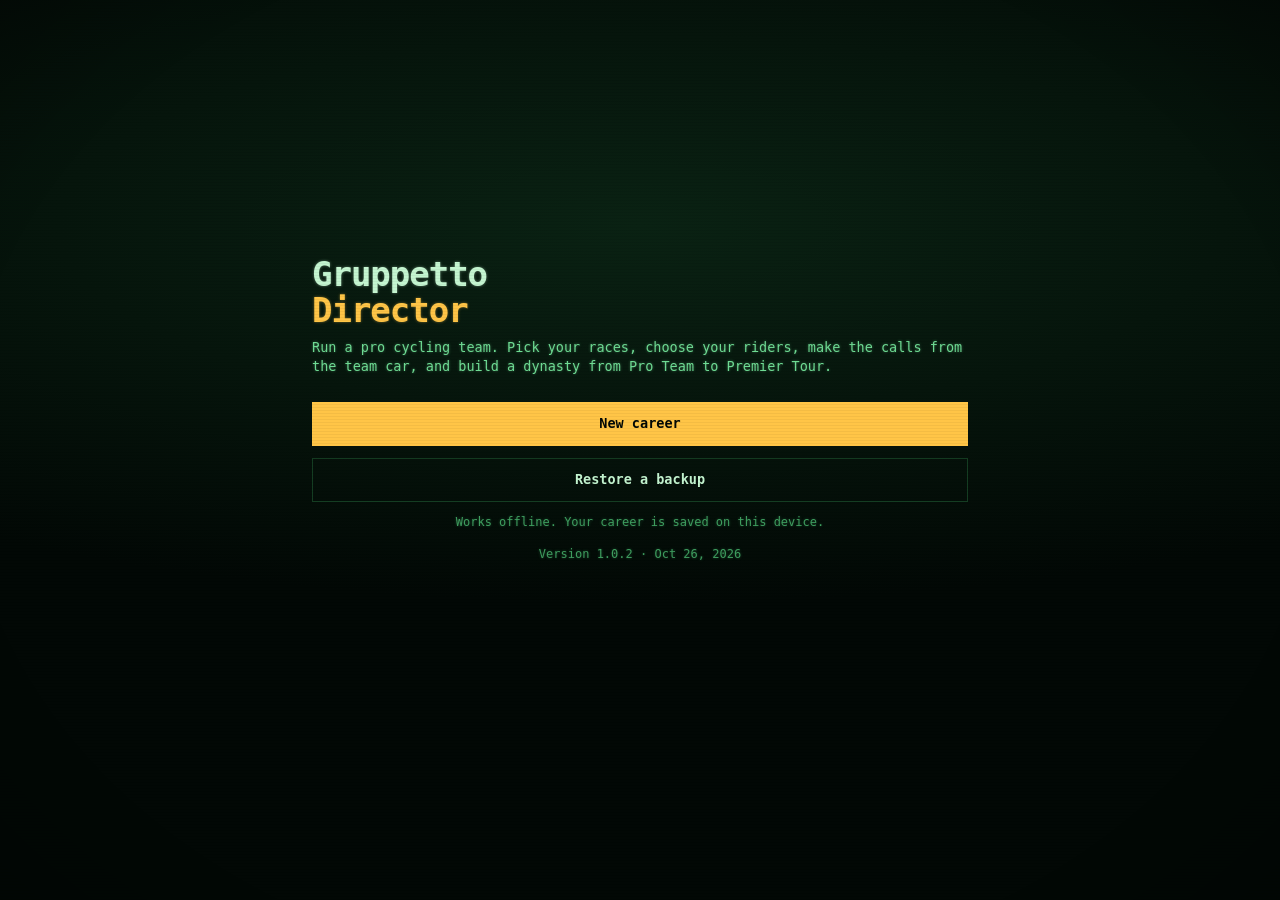
<file: index.html>
<!doctype html>
<html lang="en">
  <head>
    <meta charset="utf-8" />
    <meta name="viewport" content="width=device-width, initial-scale=1, maximum-scale=1, viewport-fit=cover" />
    <title>Gruppetto Director</title>
    <meta name="theme-color" media="(prefers-color-scheme: light)" content="#020805" />
    <meta name="theme-color" media="(prefers-color-scheme: dark)" content="#020805" />
    <meta name="apple-mobile-web-app-capable" content="yes" />
    <meta name="mobile-web-app-capable" content="yes" />
    <meta name="apple-mobile-web-app-status-bar-style" content="default" />
    <meta name="apple-mobile-web-app-title" content="Gruppetto" />
    <link rel="apple-touch-icon" href="apple-touch-icon.png" />
    <link rel="icon" type="image/png" href="favicon.png" />
    <link rel="manifest" href="manifest.webmanifest" />
    <link rel="stylesheet" href="app.css?v=acd94726f4" />
  </head>
  <body>
    <div id="app"></div>
    <script type="module" src="app.js?v=acd94726f4"></script>
  </body>
</html>
</file>
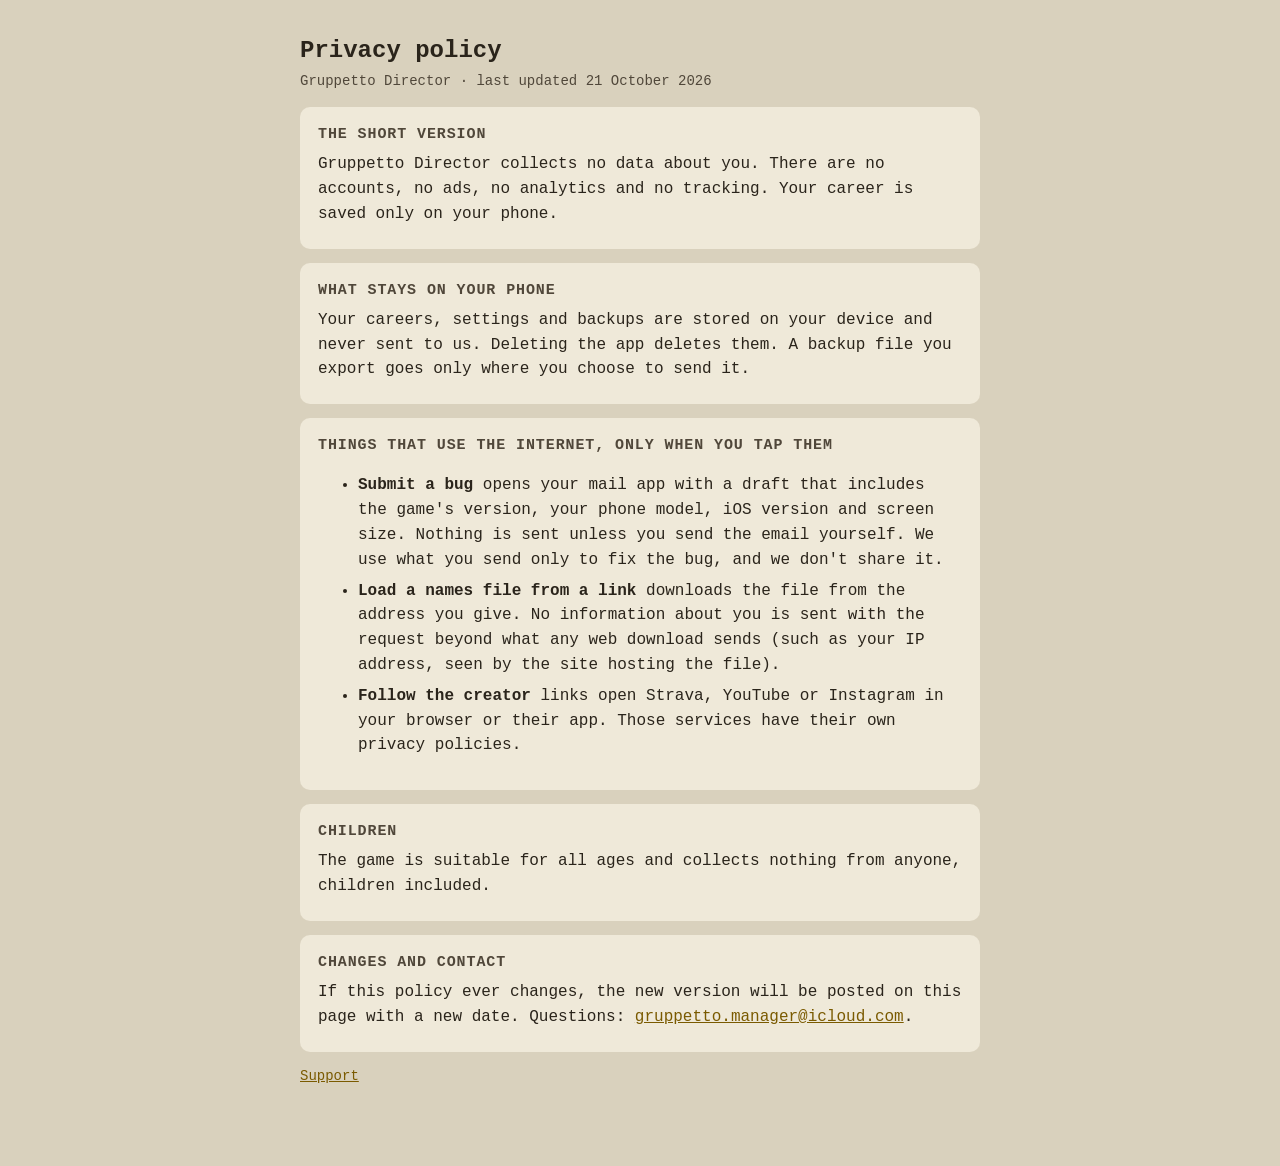
<file: privacy.html>
<!doctype html>
<html lang="en-GB"><head><meta charset="utf-8"><meta name="viewport" content="width=device-width, initial-scale=1">
<title>Privacy policy · Gruppetto Director</title>
<style>
:root{color-scheme:light dark;--bg:#d9d1bd;--card:#efe9d9;--ink:#2a241b;--ink2:#50473a;--acc:#7a5a00}
@media (prefers-color-scheme:dark){:root{--bg:#020805;--card:#06140b;--ink:#c4f5d0;--ink2:#8fc79c;--acc:#ffc547}}
body{margin:0;background:var(--bg);color:var(--ink);font:16px/1.55 ui-monospace,Menlo,Consolas,monospace}
main{max-width:680px;margin:0 auto;padding:24px 16px 48px}
.card{background:var(--card);border-radius:10px;padding:16px 18px;margin:14px 0}
h1{font-size:24px;margin:8px 0 2px} h2{font-size:15px;text-transform:uppercase;letter-spacing:.06em;color:var(--ink2);margin:0 0 6px}
p,li{margin:6px 0} a{color:var(--acc)} .sub{color:var(--ink2);font-size:14px}
</style></head><body><main>
<h1>Privacy policy</h1>
<div class="sub">Gruppetto Director · last updated 21 October 2026</div>

<div class="card"><h2>The short version</h2>
<p>Gruppetto Director collects no data about you. There are no accounts, no ads, no analytics and no tracking. Your career is saved only on your phone.</p></div>

<div class="card"><h2>What stays on your phone</h2>
<p>Your careers, settings and backups are stored on your device and never sent to us. Deleting the app deletes them. A backup file you export goes only where you choose to send it.</p></div>

<div class="card"><h2>Things that use the internet, only when you tap them</h2>
<ul>
<li><b>Submit a bug</b> opens your mail app with a draft that includes the game's version, your phone model, iOS version and screen size. Nothing is sent unless you send the email yourself. We use what you send only to fix the bug, and we don't share it.</li>
<li><b>Load a names file from a link</b> downloads the file from the address you give. No information about you is sent with the request beyond what any web download sends (such as your IP address, seen by the site hosting the file).</li>
<li><b>Follow the creator</b> links open Strava, YouTube or Instagram in your browser or their app. Those services have their own privacy policies.</li>
</ul></div>

<div class="card"><h2>Children</h2>
<p>The game is suitable for all ages and collects nothing from anyone, children included.</p></div>

<div class="card"><h2>Changes and contact</h2>
<p>If this policy ever changes, the new version will be posted on this page with a new date. Questions: <a href="mailto:gruppetto.manager@icloud.com">gruppetto.manager@icloud.com</a>.</p></div>
<p class="sub"><a href="support.html">Support</a></p>
</main></body></html>
</file>
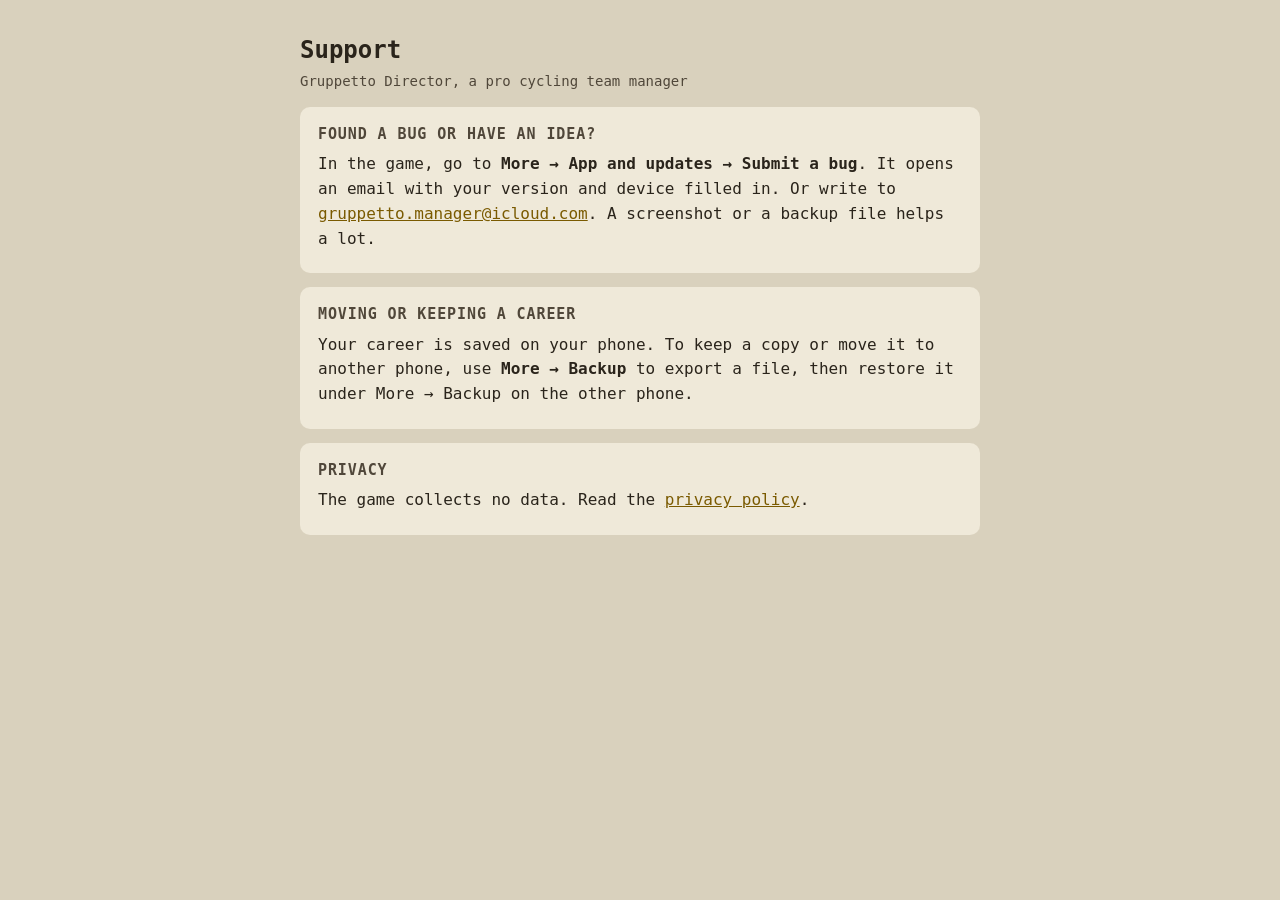
<file: support.html>
<!doctype html>
<html lang="en-GB"><head><meta charset="utf-8"><meta name="viewport" content="width=device-width, initial-scale=1">
<title>Support · Gruppetto Director</title>
<style>
:root{color-scheme:light dark;--bg:#d9d1bd;--card:#efe9d9;--ink:#2a241b;--ink2:#50473a;--acc:#7a5a00}
@media (prefers-color-scheme:dark){:root{--bg:#020805;--card:#06140b;--ink:#c4f5d0;--ink2:#8fc79c;--acc:#ffc547}}
body{margin:0;background:var(--bg);color:var(--ink);font:16px/1.55 ui-monospace,Menlo,Consolas,monospace}
main{max-width:680px;margin:0 auto;padding:24px 16px 48px}
.card{background:var(--card);border-radius:10px;padding:16px 18px;margin:14px 0}
h1{font-size:24px;margin:8px 0 2px} h2{font-size:15px;text-transform:uppercase;letter-spacing:.06em;color:var(--ink2);margin:0 0 6px}
p,li{margin:6px 0} a{color:var(--acc)} .sub{color:var(--ink2);font-size:14px}
</style></head><body><main>
<h1>Support</h1>
<div class="sub">Gruppetto Director, a pro cycling team manager</div>

<div class="card"><h2>Found a bug or have an idea?</h2>
<p>In the game, go to <b>More → App and updates → Submit a bug</b>. It opens an email with your version and device filled in. Or write to <a href="mailto:gruppetto.manager@icloud.com">gruppetto.manager@icloud.com</a>. A screenshot or a backup file helps a lot.</p></div>

<div class="card"><h2>Moving or keeping a career</h2>
<p>Your career is saved on your phone. To keep a copy or move it to another phone, use <b>More → Backup</b> to export a file, then restore it under More → Backup on the other phone.</p></div>

<div class="card"><h2>Privacy</h2>
<p>The game collects no data. Read the <a href="privacy.html">privacy policy</a>.</p></div>
</main></body></html>
</file>
<file: app.css>
:root{--bg: #d9d1bd;--card: #efe9d9;--ink: #2a251e;--ink2: #50473a;--ink3: #6a604d;--line: #c7bca3;--chip: #cdc2a5;--ghost: var(--card);--ctl: var(--card);--ctl-on: var(--chip);--ctl-line: var(--line);--accent: var(--team-l);--accent-ink: var(--team-l-ink);--good: #1f8a4c;--bad: #c0392b;--warn: #b7791f;--gold: #c9a227;--gold-ink: #8a6d0b;--mine: color-mix(in srgb, var(--accent) 11%, transparent);--mono: ui-monospace, "SF Mono", Menlo, Consolas, monospace;--radius: calc(12px * var(--rk));--rk: 1;--ui-font: -apple-system, BlinkMacSystemFont, "SF Pro Text", "Segoe UI", Roboto, sans-serif;--ui-size: 15px;--team-l: #1f6feb;--team-l-ink: #efe9d9;--team-d: #5896ff;--team-d-ink: #0f1012;--front: #e8590c;--kom: #c92a2a;--sprint: #2fa35a;--cob: #8d6e63;--grav: #c2a878;--grav-badge: #b0925f;--wind: #4a90d9;--c-gt: #d4a514;--c-wt: #2f6fe0;--c-pro: #8b5cf6;--c-other: #14a08f;--raced: color-mix(in srgb, var(--accent) 18%, transparent);--pair1: #2563eb;--pair2: #ea580c;--pair3: #9333ea;--pair4: #0d9488;--pair5: #db2777;--pair6: #65a30d;color-scheme:light}@media(prefers-color-scheme:dark){:root:not([data-theme=light]){--bg: #0f1012;--card: #1a1c1f;--ink: #eceae4;--ink2: #a6a9ae;--ink3: #75797f;--line: #2a2d31;--chip: #25282c;--ghost: transparent;--ctl: var(--chip);--ctl-on: var(--card);--ctl-line: transparent;--accent: var(--team-d);--accent-ink: var(--team-d-ink);--mine: color-mix(in srgb, var(--accent) 15%, transparent);--front: #ff8a3d;--kom: #e05252;--gold-ink: #e3c158;--raced: color-mix(in srgb, var(--accent) 24%, transparent);--pair1: #60a5fa;--pair2: #fb923c;--pair3: #c084fc;--pair4: #2dd4bf;--pair5: #f472b6;--pair6: #a3e635;color-scheme:dark}}:root[data-theme=dark]{--bg: #0f1012;--card: #1a1c1f;--ink: #eceae4;--ink2: #a6a9ae;--ink3: #75797f;--line: #2a2d31;--chip: #25282c;--ghost: transparent;--ctl: var(--chip);--ctl-on: var(--card);--ctl-line: transparent;--accent: var(--team-d);--accent-ink: var(--team-d-ink);--mine: color-mix(in srgb, var(--accent) 15%, transparent);--front: #ff8a3d;--kom: #e05252;--gold-ink: #e3c158;--raced: color-mix(in srgb, var(--accent) 24%, transparent);--pair1: #60a5fa;--pair2: #fb923c;--pair3: #c084fc;--pair4: #2dd4bf;--pair5: #f472b6;--pair6: #a3e635;color-scheme:dark}*{box-sizing:border-box}html,body{margin:0;padding:0;height:100%;overflow:hidden}body{background:var(--bg);color:var(--ink);font:var(--ui-size)/1.4 var(--ui-font);-webkit-font-smoothing:antialiased;-webkit-tap-highlight-color:transparent;overscroll-behavior-y:none}button,input,select{font:inherit;color:inherit}a{color:inherit}#app{height:100%;display:flex;flex-direction:column}.scroller{flex:1;min-height:0;overflow-y:auto;overflow-x:hidden;-webkit-overflow-scrolling:touch;overscroll-behavior-y:contain}.shell{max-width:680px;margin:0 auto;padding:calc(env(safe-area-inset-top) + 2px) 12px 24px}.shell.notabs{padding-bottom:calc(env(safe-area-inset-bottom) + 24px)}.topbar{display:flex;align-items:center;gap:8px;min-height:44px;margin-bottom:2px}.topbar h1.mq .mq-run,.topbar h1.mq .mq-run>span{display:inline-block}.topbar h1.mq{text-overflow:clip;-webkit-mask-image:linear-gradient(90deg,transparent,#000 10px,#000 calc(100% - 18px),transparent);mask-image:linear-gradient(90deg,transparent,#000 10px,#000 calc(100% - 18px),transparent);padding-left:10px;margin-left:-10px}.topbar h1{font-size:20px;margin:0;flex:1;letter-spacing:-.01em;overflow:hidden;text-overflow:ellipsis;white-space:nowrap}.back{border:0;background:none;color:var(--accent);font-size:16px;padding:6px 4px;cursor:pointer}.sub{color:var(--ink2);font-size:13px}.tiny{color:var(--ink3);font-size:12px}.card{background:var(--card);border-radius:var(--radius);padding:12px 14px;margin:10px 0;border:1px solid var(--line)}.card h2,.tourcard h2{font-size:13px;text-transform:uppercase;letter-spacing:.06em;color:var(--ink2);margin:0 0 8px;font-weight:600}.card h3{font-size:16px;margin:0 0 4px}.list{background:var(--card);border-radius:var(--radius);border:1px solid var(--line);overflow:hidden;margin:10px 0}.row{display:flex;align-items:center;gap:10px;padding:10px 14px;border-top:1px solid var(--line);min-height:44px}.row:first-child{border-top:0}.row.tap{cursor:pointer}.row.tap:active{background:var(--chip)}.row .grow,.grow{flex:1;min-width:0}.row .r{text-align:right}.row.mine{background:var(--mine);box-shadow:inset 0 0 0 2px var(--accent)}.ell{overflow:hidden;text-overflow:ellipsis;white-space:nowrap}.sectionlabel{font-size:12px;text-transform:uppercase;letter-spacing:.07em;color:var(--ink3);margin:16px 4px 4px}.btn{-webkit-appearance:none;appearance:none;border:0;border-radius:calc(10px * var(--rk));padding:11px 16px;font-weight:600;cursor:pointer;background:var(--chip);color:var(--ink);min-height:44px}.btn.primary{background:var(--accent);color:var(--accent-ink)}.btn.ghost{background:var(--ghost);border:1px solid var(--line)}.btn.small{padding:6px 10px;min-height:32px;font-size:13px;border-radius:calc(8px * var(--rk))}.btn.block{width:100%}.btn:disabled{opacity:.45;cursor:default}.btn.armed{background:var(--bad);border-color:var(--bad);color:#fff}.btn.armed .tiny{color:inherit}.btnrow{display:flex;gap:8px;flex-wrap:wrap}.btnrow .btn{flex:1}.chip{display:inline-block;padding:2px 8px;border-radius:calc(99px * var(--rk));background:var(--chip);font-size:12px;color:var(--ink2);white-space:nowrap}.chip.on{background:var(--accent);color:var(--accent-ink)}.chip.good{background:#1f8a4c26;color:var(--good)}.chip.bad{background:#c0392b24;color:var(--bad)}.chip.warn{background:#b7791f29;color:var(--warn)}.chip.gold{background:#c9a22733;color:var(--gold-ink)}.chip.lv-gt,.chip.lv-wt,.chip.lv-pro,.chip.lv-c1{background:color-mix(in srgb,var(--lv) 18%,transparent);color:color-mix(in srgb,var(--lv) 68%,var(--ink));font-weight:600}.chip.lv-gt{--lv: var(--c-gt)}.chip.lv-wt{--lv: var(--c-wt)}.chip.lv-pro{--lv: var(--c-pro)}.chip.lv-c1{--lv: var(--c-other)}.teambar{width:4px;align-self:stretch;border-radius:calc(2px * var(--rk))}.kit{display:inline-block;width:12px;height:12px;border-radius:calc(3px * var(--rk));vertical-align:-1px;border:1px solid rgba(0,0,0,.15)}.seg{display:flex;background:var(--chip);border-radius:calc(10px * var(--rk));padding:3px;gap:2px;margin:8px 0;overflow-x:auto}.seg button{flex:1;border:0;background:none;padding:7px 10px;border-radius:calc(8px * var(--rk));font-size:13px;font-weight:600;color:var(--ink2);white-space:nowrap;cursor:pointer}.seg button.on{background:var(--card);color:var(--ink);box-shadow:0 1px 2px #0000001f}.tabbar{flex:none;background:var(--card);border-top:1px solid var(--line);display:flex;justify-content:center;padding-bottom:env(safe-area-inset-bottom);z-index:20}.tabbar .in{display:flex;width:100%;max-width:680px}.tabbar button{flex:1;border:0;background:none;padding:8px 0 7px;font-size:11px;color:var(--ink3);display:flex;flex-direction:column;align-items:center;gap:2px;cursor:pointer}.tabbar button .ic{width:24px;height:24px}.tabbar button.on{color:var(--accent)}.tourcard{flex:none;background:var(--card);border-top:2px solid var(--accent);padding:10px 12px 12px;z-index:19;box-shadow:0 -6px 18px #0000001f}.tourcard .in{max-width:656px;margin:0 auto}.scroller{transition:filter .35s ease}.scroller.touring{filter:blur(1.5px) brightness(.42) saturate(.7)}.sheet-open .scroller.touring{filter:none}.scroller.touring.scene{filter:blur(.6px) brightness(.62) saturate(.85)}.tourscene{pointer-events:none;-webkit-user-select:none;user-select:none}.tourcard{box-shadow:0 -10px 28px color-mix(in srgb,var(--accent) 28%,transparent),0 -2px 0 var(--accent);animation:tourIn .45s ease-out}@keyframes tourIn{0%{transform:translateY(24px);opacity:0}to{transform:none;opacity:1}}@media(prefers-reduced-motion:reduce){.tourcard{animation:none}.scroller{transition:none}}.tourcard .cardhead{margin-bottom:2px}.tourcard .sub{margin-top:3px}.tourcard .btnrow.mt{margin-top:10px}.tbl{width:100%;border-collapse:collapse;font-size:13px;font-variant-numeric:tabular-nums}.tbl th{text-align:left;font-weight:600;color:var(--ink3);font-size:11px;text-transform:uppercase;letter-spacing:.04em;padding:6px;border-bottom:1px solid var(--line);white-space:nowrap;cursor:pointer}.tbl td{padding:7px 6px;border-bottom:1px solid var(--line);white-space:nowrap}.tbl tr:last-child td{border-bottom:0}.tbl td.n,.tbl th.n{text-align:right}.tbl tr.mine td{background:var(--mine);box-shadow:inset 0 2px 0 var(--accent),inset 0 -2px 0 var(--accent)}.tbl tr.mine td:first-child{box-shadow:inset 0 2px 0 var(--accent),inset 0 -2px 0 var(--accent),inset 2px 0 0 var(--accent)}.tbl tr.mine td:last-child{box-shadow:inset 0 2px 0 var(--accent),inset 0 -2px 0 var(--accent),inset -2px 0 0 var(--accent)}.tbl tr.mine+tr.mine td{box-shadow:inset 0 -2px 0 var(--accent)}.tbl tr.mine+tr.mine td:first-child{box-shadow:inset 0 -2px 0 var(--accent),inset 2px 0 0 var(--accent)}.tbl tr.mine+tr.mine td:last-child{box-shadow:inset 0 -2px 0 var(--accent),inset -2px 0 0 var(--accent)}.tbl tr.tap{cursor:pointer}.tblwrap{overflow-x:auto;background:var(--card);border:1px solid var(--line);border-radius:var(--radius);margin:10px 0}.rate{display:inline-block;min-width:26px;text-align:center;border-radius:calc(5px * var(--rk));padding:1px 3px;font-weight:600}.bars{display:grid;grid-template-columns:92px 1fr 30px;gap:6px 8px;align-items:center;font-size:13px}.bar{height:8px;background:var(--chip);border-radius:calc(4px * var(--rk));overflow:hidden}.bar i{display:block;height:100%;border-radius:calc(4px * var(--rk))}.hero{border-radius:calc(16px * var(--rk));padding:16px;color:#fff;position:relative;overflow:hidden;margin:6px 0 10px}.hero .name{font-size:22px;font-weight:700;letter-spacing:-.01em}.hero .meta{opacity:.9;font-size:13px;margin-top:2px}.hero .stats{display:flex;gap:18px;margin-top:12px}.hero .stats b{display:block;font-size:20px}.hero .stats span{font-size:11px;opacity:.85;text-transform:uppercase;letter-spacing:.05em}.ticker{font-family:var(--mono);font-size:13px}.tick-head{display:flex;justify-content:space-between;align-items:baseline;gap:8px}.tick-head .km{font-size:26px;font-weight:700;font-family:var(--mono)}.grp{padding:9px 12px;border-top:1px solid var(--line)}.grp:first-child{border-top:0}.grp .gl{display:flex;justify-content:space-between;gap:8px;font-weight:700}.grp .names{color:var(--ink2);margin-top:2px;line-height:1.5;white-space:normal}.grp .names .me{color:var(--accent);font-weight:700}.grp.mine{background:var(--mine);box-shadow:inset 0 0 0 2px var(--accent)}.grp.rival{box-shadow:inset 3px 0 0 var(--accent)}.grp .gl .rivn{font-weight:600;color:var(--accent)}.grp .names .riv .tapname{color:var(--ink);font-weight:700}.decision{border:2px solid var(--accent)}.decision .q{font-weight:600;margin-bottom:10px}.decision .opts{display:grid;gap:8px}.decision .opt{text-align:left}.decision .opt small{display:block;font-weight:400;color:var(--ink2)}.log{font-family:var(--mono);font-size:12px;color:var(--ink2);max-height:210px;overflow-y:auto}.log div{padding:3px 0;border-top:1px dashed var(--line)}.log div:first-child{border-top:0;color:var(--ink)}.profile{width:100%;height:64px;display:block}.field{display:flex;flex-direction:column;gap:4px;margin:10px 0}.field label{font-size:13px;color:var(--ink2)}.field input,.field select{padding:10px 12px;border-radius:calc(10px * var(--rk));border:1px solid var(--line);background-color:var(--card);min-height:44px}input[type=color]{padding:2px;width:56px;height:44px;border-radius:calc(10px * var(--rk));border:1px solid var(--line);background:var(--card)}.toggle{display:inline-flex;align-items:center;gap:6px}.center{text-align:center}.mt{margin-top:12px}.muted{color:var(--ink2)}.big{font-size:28px;font-weight:800;letter-spacing:-.02em}.title-wrap{min-height:92vh;display:flex;flex-direction:column;justify-content:center}.logo{font-size:34px;font-weight:800;letter-spacing:-.03em;line-height:1.05}.logo span{color:var(--accent)}.stars{color:var(--gold);letter-spacing:1px}.pill-row{display:flex;gap:6px;flex-wrap:wrap}.spark{width:100%;height:90px}.flag{font-size:15px;display:inline-flex;vertical-align:-2px;line-height:0}.flag img{width:1.25em;height:.94em;object-fit:cover;display:block}.empty{color:var(--ink3);text-align:center;padding:18px}.toast{position:fixed;left:50%;transform:translate(-50%);bottom:calc(env(safe-area-inset-bottom) + 76px);background:var(--ink);color:var(--bg);padding:10px 14px;border-radius:calc(10px * var(--rk));font-size:14px;z-index:50;max-width:90vw}.newsdot{width:8px;height:8px;border-radius:50%;background:var(--ink3);margin-top:7px;flex:none}.newsdot.win{background:var(--gold)}.newsdot.transfer{background:var(--accent)}.newsdot.team{background:var(--good)}.newsdot.follow{background:var(--warn)}.newsdot.story{background:transparent;border:2px solid var(--gold);width:9px;height:9px}.row.newsfresh{box-shadow:inset 3px 0 0 var(--accent)}.btn:focus-visible,.seg button:focus-visible,.tabbar button:focus-visible,.row.tap:focus-visible{outline:2px solid var(--accent);outline-offset:2px}@media(prefers-reduced-motion:reduce){*{scroll-behavior:auto!important}}.icon{display:inline-block;vertical-align:-3px;flex:none}.btn .icon{vertical-align:-3px;margin-right:4px}.natcode{display:inline-block;font-family:var(--mono);font-size:10.5px;font-weight:600;letter-spacing:.02em;color:var(--ink2);border:1px solid var(--line);border-radius:calc(4px * var(--rk));padding:0 3px;line-height:15px;vertical-align:1px}.abbr{text-decoration:underline dotted var(--ink3);text-underline-offset:2px;cursor:pointer}.pop-scrim{position:fixed;inset:0;z-index:60}.pop{position:fixed;z-index:61;background:var(--card);color:var(--ink);border:1px solid var(--line);border-radius:calc(12px * var(--rk));box-shadow:0 8px 28px #00000038;padding:10px 12px;max-width:min(320px,calc(100vw - 24px));font-size:14px}.pop .pop-sub{color:var(--ink2);font-size:12px;margin-top:2px}.pop .btn{min-height:36px;padding:7px 12px;margin-top:8px;font-size:14px}.racemap{margin:2px 0 4px;position:relative}.mapzoom{align-self:center;height:28px;padding:0 9px 0 7px;border-radius:calc(8px * var(--rk));border:1px solid var(--line);background:var(--card);color:var(--ink2);display:inline-flex;align-items:center;gap:4px;cursor:pointer;font-size:12px;font-weight:600;font-family:var(--ui-font)}.mapzoom:active{background:var(--chip)}.mappause{flex:none;justify-content:center;min-width:84px}.mappause.on{background:var(--accent);border-color:var(--accent);color:var(--accent-ink)}.racemap-foot{display:flex;justify-content:space-between;align-items:center;gap:8px;margin-top:2px}.racemap-foot>.ell{flex:1;min-width:0}.racemap-foot .legend{display:flex;gap:8px;flex:none}.racemap-foot .legend span{display:inline-flex;align-items:center;gap:3px}.lg{display:inline-block;width:8px;height:8px;border-radius:calc(2px * var(--rk))}.mapcard{padding:10px 10px 8px;position:sticky;top:calc(env(safe-area-inset-top) + 0px);z-index:5}.sheet-scrim{position:fixed;inset:0;background:#00000059;z-index:40;touch-action:none}html.sheet-open,html.sheet-open body,html.sheet-open .scroller{overflow:hidden;overscroll-behavior:none}.sheet{position:fixed;left:0;right:0;bottom:0;z-index:41;background:var(--card);border-radius:calc(16px * var(--rk)) calc(16px * var(--rk)) 0 0;padding:12px 16px calc(env(safe-area-inset-bottom) + 16px);max-height:82vh;overflow-y:auto;overscroll-behavior:contain;box-shadow:0 -8px 30px #0003;max-width:680px;margin:0 auto}.sheet h3{margin:0;font-size:18px}.sheethead{display:flex;align-items:flex-start;gap:8px}.sheethead .grow{min-width:0}.sheethead .x{margin:-3px -6px 0 0}.meter{height:8px;background:var(--chip);border-radius:calc(4px * var(--rk));overflow:hidden}.meter i{display:block;height:100%;border-radius:calc(4px * var(--rk))}.kv{display:grid;grid-template-columns:auto 1fr;gap:4px 12px;font-size:14px;margin-top:10px}.kv span:nth-child(odd){color:var(--ink2)}.tapname{cursor:pointer}.tapname.me{text-decoration:underline;text-underline-offset:2px}.celebrate{position:fixed;inset:0;z-index:70;display:flex;align-items:center;justify-content:center;background:#00000073;padding:24px}.celebrate .box{background:var(--card);border-radius:calc(20px * var(--rk));padding:22px 20px 18px;max-width:360px;width:100%;text-align:center;box-shadow:0 16px 50px #00000059;animation:pop-in .35s ease-out}.celebrate .medal{width:64px;height:64px;border-radius:50%;margin:0 auto 10px;display:flex;align-items:center;justify-content:center;background:#c9a2272e;color:var(--gold)}.celebrate h2{margin:0 0 4px;font-size:22px;letter-spacing:-.01em}.celebrate p{margin:6px 0 14px;color:var(--ink2)}@keyframes pop-in{0%{transform:scale(.85);opacity:0}to{transform:scale(1);opacity:1}}@media(prefers-reduced-motion:reduce){.celebrate .box{animation:none}}.grade{display:inline-flex;align-items:center;justify-content:center;min-width:46px;height:46px;border-radius:calc(12px * var(--rk));font-size:22px;font-weight:800;color:#fff;padding:0 6px}.gradeline{display:flex;gap:8px;padding:6px 0;border-top:1px dashed var(--line);font-size:14px}.gradeline:first-of-type{border-top:0}.gradeline .icon{margin-top:2px}.grp .grpall{display:block;background:none;border:0;padding:4px 0 0;min-height:32px;text-align:left;font:inherit;font-weight:600;color:var(--accent);cursor:pointer}.gctag{font-size:10px;font-weight:600;color:var(--ink3);margin-left:3px;letter-spacing:.02em}.names .icon{vertical-align:-2px;margin-left:2px}.tbl.ahead{font-family:var(--ui-font);font-size:13px}.tbl.ahead td{vertical-align:top;white-space:normal;padding:6px 5px}.tbl.ahead th{cursor:default}.tbl.stick th:first-child,.tbl.stick td:first-child{position:sticky;left:0;z-index:1;background:var(--card);box-shadow:1px 0 0 var(--line)}.tbl.stick tr.mine td:first-child{background:color-mix(in srgb,var(--card) 91%,var(--accent))}.grade.small{min-width:30px;height:26px;font-size:13px;border-radius:calc(7px * var(--rk));padding:0 4px}.cal{display:grid;grid-template-columns:repeat(7,1fr);gap:3px;margin-top:8px}.cal-h{text-align:center;font-size:11px;color:var(--ink3);font-weight:600;padding-bottom:2px}.cal-d{min-height:40px;border-radius:calc(7px * var(--rk));background:var(--chip);padding:3px 3px 4px;display:flex;flex-direction:column;justify-content:space-between}.cal-d.empty{background:transparent}.cal-d.has{cursor:pointer}.cal-d.past{opacity:.55}.cal-d.today{outline:2px solid var(--accent);outline-offset:-1px}.cal-n{font-size:11px;color:var(--ink2);line-height:1}.cal-bars{display:flex;flex-direction:column;gap:2px}.cal-bars i{display:block;height:5px;border-radius:calc(3px * var(--rk));border:1.5px solid transparent}.cal-bars i.auto{background:transparent!important;height:6px}.cal-legend{display:flex;flex-wrap:wrap;gap:4px 12px;margin-top:8px}.cal-legend span{display:inline-flex;align-items:center;gap:4px}.cal-legend i{display:inline-block;width:12px;height:6px;border-radius:calc(3px * var(--rk))}.cal-legend i.auto{border:1.5px solid;background:transparent}.cal-dot{width:10px;height:10px;border-radius:50%;flex:none}.seg.mini{margin:0;padding:2px;flex:none}.seg.mini button{padding:4px 9px;font-size:12px}.simrow{display:grid;grid-template-columns:1fr 1fr;gap:8px;margin-top:8px}.simrow .btn{padding-left:8px;padding-right:8px}.achicon{width:36px;height:36px;border-radius:calc(10px * var(--rk));display:flex;align-items:center;justify-content:center;flex:none}.updatebar{position:fixed;left:50%;transform:translate(-50%);top:calc(env(safe-area-inset-top) + 8px);z-index:60;display:flex;align-items:center;gap:8px;background:var(--ink);color:var(--bg);padding:8px 10px 8px 14px;border-radius:calc(12px * var(--rk));font-size:14px;box-shadow:0 6px 20px #00000040;max-width:calc(100vw - 24px)}.updatebar .btn.ghost{color:var(--bg);border-color:transparent}:root{--c-champ: var(--ink)}.champmark{display:inline-flex;vertical-align:-2px;margin-left:3px;cursor:pointer}.chip.champ{background:color-mix(in srgb,var(--ink) 10%,transparent);color:var(--ink)}.chip.rainbow{background:linear-gradient(90deg,#0a6fc229,#d71f2629,#f6c70033,#1a9b4729);color:var(--ink)}.medal-dot{display:inline-block;width:10px;height:10px;border-radius:50%;vertical-align:-1px;margin-right:4px}.medal-dot.g{background:#d4af37}.medal-dot.s{background:#b8bcc2}.medal-dot.b{background:#c27c3e}.simov{position:fixed;inset:0;z-index:70;display:flex;align-items:center;justify-content:center;padding:24px;background:#0e16226b;-webkit-backdrop-filter:blur(5px);backdrop-filter:blur(5px);animation:simIn .22s ease-out both}.simov.closing{animation:simOut .26s ease-in both}@keyframes simIn{0%{opacity:0}to{opacity:1}}@keyframes simOut{0%{opacity:1}to{opacity:0}}.simbox{width:min(320px,100%);background:var(--card);color:var(--ink);border-radius:calc(18px * var(--rk));padding:18px 18px 14px;box-shadow:0 14px 40px #0000004d;text-align:center;animation:simPop .28s cubic-bezier(.2,.9,.3,1.2) both}.simov.closing .simbox{animation:simDrop .26s ease-in both}@keyframes simPop{0%{transform:translateY(10px) scale(.96)}to{transform:none}}@keyframes simDrop{to{transform:translateY(6px) scale(.98)}}.simroad{position:relative;height:52px;overflow:hidden;margin-bottom:8px}.simrider{position:absolute;left:50%;bottom:1px;margin-left:-35px;color:var(--ink);line-height:0}.cyclist .cy-wheel{animation:simSpin .45s linear infinite;will-change:transform}.cyclist .cy-frame{opacity:0;animation:cyFrame .6s linear infinite}@keyframes cyFrame{0%,12.4%{opacity:1}12.5%,to{opacity:0}}@keyframes simSpin{to{transform:rotate(360deg)}}.simdash{position:absolute;left:0;right:0;bottom:2px;height:3px;background:repeating-linear-gradient(90deg,var(--ink3) 0 14px,transparent 14px 26px);background-size:52px 3px;opacity:.55;animation:simRoad .45s linear infinite;will-change:transform;width:calc(100% + 52px)}@keyframes simRoad{0%{transform:translate(0)}to{transform:translate(-52px)}}.simtitle{display:block;font-size:16px}.simsub{font-size:13px;color:var(--ink2);margin-top:3px;white-space:nowrap;overflow:hidden;text-overflow:ellipsis}.simbar{height:6px;border-radius:calc(3px * var(--rk));background:var(--chip);overflow:hidden;margin-top:12px}.simbar i{display:block;height:100%;background:var(--accent);transform-origin:left center;transition:transform .35s ease-out}.simdate{font-size:12px;color:var(--ink3);margin-top:6px;font-variant-numeric:tabular-nums}@media(prefers-reduced-motion:reduce){.cyclist .cy-wheel,.simdash,.cyclist .cy-frame{animation:none}.cyclist .cy-frame[data-f="0"]{opacity:1}}.chip.mini-home{font-size:10px;padding:1px 5px;min-height:0;margin-left:4px;vertical-align:1px;background:#1f8a4c26;color:var(--good, #1f8a4c)}.input{display:block;width:100%;padding:10px 12px;border-radius:calc(10px * var(--rk));border:1px solid var(--line);background-color:var(--card);color:var(--ink);min-height:44px;font-size:16px;margin-top:4px;box-sizing:border-box}.radio{flex:none;width:20px;height:20px;border-radius:50%;border:2px solid var(--ink3);margin-top:2px;box-sizing:border-box}.radio.on{border:6px solid var(--accent)}.swatches{display:grid;grid-template-columns:repeat(7,1fr);gap:10px;margin:12px 0 8px;justify-items:center}.swatch{--sw: var(--sw-l);-webkit-appearance:none;appearance:none;width:36px;height:36px;border-radius:50%;border:0;padding:0;cursor:pointer;flex:none;position:relative;background:var(--sw);box-shadow:inset 0 0 0 1px #0000001f}:root[data-theme=dark] .swatch{--sw: var(--sw-d)}@media(prefers-color-scheme:dark){:root:not([data-theme=light]) .swatch{--sw: var(--sw-d)}}.swatch.on{box-shadow:0 0 0 2px var(--card),0 0 0 4px var(--ink)}.swatch.any:not(.on){background:conic-gradient(#e03131,#f2c200,#2b8a3e,#1098ad,#4263eb,#ae3ec9,#e03131)}.swatch.any{overflow:hidden}.swatch.any input{position:absolute;inset:0;width:100%;height:100%;opacity:0;border:0;padding:0;cursor:pointer}.card.tap{cursor:pointer}.simroad{display:flex;justify-content:center;align-items:flex-end}.racedots{display:block;max-width:100%;height:auto;overflow:hidden}.racedots .rd-road{animation:rdRoad .42s linear infinite;will-change:transform}@keyframes rdRoad{to{transform:translate(-21px)}}.racedots .rd-pack{animation:rdPack 1.3s ease-in-out infinite alternate;will-change:transform}@keyframes rdPack{0%{transform:translate(-3px)}to{transform:translate(5px)}}.racedots .rd-chase{animation:rdChase .95s ease-in-out infinite alternate;will-change:transform}@keyframes rdChase{0%{transform:translate(4px)}to{transform:translate(-6px)}}.racedots .rd-lead{animation:rdLead .75s ease-in-out infinite alternate;will-change:transform}@keyframes rdLead{0%{transform:translate(-3px)}to{transform:translate(4px)}}.racedots .rd-back{animation:rdBack .8s ease-in-out infinite alternate;will-change:transform}@keyframes rdBack{0%{transform:translate(2px)}to{transform:translate(-3px)}}@media(prefers-reduced-motion:reduce){.racedots .rd-road,.racedots .rd-pack,.racedots .rd-back,.racedots .rd-chase,.racedots .rd-lead{animation:none}}.switch{flex:none;position:relative;width:50px;height:30px;border-radius:calc(15px * var(--rk));border:0;padding:0;background:var(--line);cursor:pointer;transition:background .18s}.switch i{position:absolute;top:3px;left:3px;width:24px;height:24px;border-radius:max(0px,calc(15px * var(--rk) - 3px));background:#fff;box-shadow:0 1px 3px #00000040;transition:transform .18s}.switch.on{background:var(--good)}.switch.on i{transform:translate(20px)}.switch:focus-visible{outline:2px solid var(--accent);outline-offset:2px}.devtag{display:inline-flex;vertical-align:-2px;margin-left:3px}.winsteps{display:flex;gap:6px;margin:4px 0 10px}.winstep{flex:1;display:flex;align-items:center;gap:6px;padding:6px 8px;border-radius:calc(10px * var(--rk));background:var(--chip);font-size:12px;color:var(--ink3);min-width:0}.winstep span{overflow:hidden;text-overflow:ellipsis;white-space:nowrap}.winstep i{flex:none;font-style:normal;width:18px;height:18px;border-radius:50%;display:grid;place-items:center;font-size:11px;font-weight:700;background:var(--card);color:var(--ink3)}.winstep.on{background:var(--accent);color:var(--accent-ink);font-weight:600}.winstep.on i{color:var(--accent)}.winstep.done{color:var(--good)}.winstep.done i{background:var(--good);color:#fff}.dots{display:inline-flex;gap:3px;vertical-align:0;margin-left:4px}.dots i{width:7px;height:7px;border-radius:50%;background:var(--line)}.dots i.on{background:var(--good)}.negask{display:grid;grid-template-columns:repeat(auto-fit,minmax(58px,1fr));gap:6px}.negyear{display:flex;flex-direction:column;align-items:center;gap:1px;padding:8px 4px;border-radius:calc(10px * var(--rk));border:1px solid var(--line);background:var(--card);color:var(--ink);font:inherit;cursor:pointer;min-height:56px}.negyear span{font-size:12px;color:var(--ink2)}.negyear small{font-size:10px;color:var(--good);font-weight:600}.negyear.on{border:2px solid var(--accent);padding:7px 3px}.negyear:disabled{opacity:.6;cursor:default}.neglog{display:grid;gap:4px;font-size:13px;padding:8px 10px;border-radius:calc(10px * var(--rk));background:var(--chip)}.neglog div{display:flex;justify-content:space-between;gap:8px}.neglog b{font-weight:600;text-align:right}.neglog b.good{color:var(--good)}.neglog b.bad{color:var(--bad)}.negreply{margin-top:10px;padding:10px 12px;border-radius:calc(10px * var(--rk));font-weight:600;background:var(--chip)}.negreply.accept{background:#1f8a4c26;color:var(--good)}.negreply.walk,.negreply.closed{background:#c0392b1f;color:var(--bad)}.negreply.low{background:#b7791f24;color:var(--warn)}.racectl{display:flex;align-items:center;gap:6px;margin:0 0 10px}.racectl>.btn{flex:none;min-height:40px;padding:0 12px;font-size:14px}.racectl .seg{flex:1;margin:0;min-width:0;background:var(--ctl);border:1px solid var(--ctl-line)}.racectl .seg button.on{background:var(--ctl-on)}.racectl .seg button{padding:7px 4px}.grp .gl.tap{cursor:pointer}.grp .gl .ell{min-width:0}.chev{color:var(--ink3);font-weight:400}.names.clamp2{display:-webkit-box;-webkit-line-clamp:2;-webkit-box-orient:vertical;overflow:hidden}.grpmore{display:block;width:100%;text-align:left;background:none;border:0;border-top:1px solid var(--line);color:var(--accent);font:inherit;font-size:13px;cursor:pointer}.aheadtoggle{display:flex;width:100%;justify-content:space-between;gap:8px;align-items:center;text-align:left;background:var(--chip);border:0;border-radius:calc(10px * var(--rk));padding:8px 10px;margin:0 0 10px;color:var(--ink2);font:inherit;font-size:13px;cursor:pointer}.regroup{display:flex;align-items:center;gap:8px;margin:-2px 0 10px;padding:8px 10px;border-radius:calc(10px * var(--rk));background:var(--mine);font-size:13px}.regroup .grow{min-width:0}.regroup .btn{flex:none;min-height:34px;padding:0 12px;font-size:13px}.racectl>.radiobtn{gap:6px}.racectl>.radiobtn:not(.primary):not(.ghost){background:var(--ctl);border:1px solid var(--ctl-line)}.radiocount{display:inline-block;min-width:18px;padding:0 5px;border-radius:99px;background:var(--chip);color:var(--ink);font-size:12px;font-weight:700;line-height:18px;text-align:center}.radiobtn.primary .radiocount{background:var(--accent-ink);color:var(--accent)}.orders{display:flex;flex-wrap:wrap;gap:6px;margin:-2px 0 10px}.chip.order{display:inline-flex;align-items:center;gap:5px;min-height:30px;padding:0 10px;font-size:13px;color:var(--ink);background:var(--mine);box-shadow:inset 0 0 0 1px var(--accent)}.chip.order.soon{background:var(--chip);box-shadow:none;color:var(--ink2)}.chip.order.done{background:var(--chip);box-shadow:inset 0 0 0 1px var(--good)}.chip.order .x{margin-right:-6px}.x{display:inline-flex;align-items:center;justify-content:center;width:30px;height:30px;flex:none;border:0;border-radius:50%;background:none;color:var(--ink2);cursor:pointer;padding:0}.calltimer{height:4px;margin:-4px 0 10px;border-radius:99px;background:var(--chip);overflow:hidden}.calltimer i{display:block;height:100%;background:var(--accent);transition:width .25s linear}.radiosheet .rshead{display:flex;align-items:center;gap:8px;margin-bottom:6px}.radiosheet .rshead b{display:inline-flex;align-items:center;gap:6px}.radiosheet .rcall{padding:10px 0;border-top:1px solid var(--line)}.radiosheet .rcall .tiny{margin:2px 0 8px}.radiosheet .btn.opt:disabled{opacity:.45}.radiosheet .rsoon{padding:10px 0 0;border-top:1px solid var(--line);display:grid;gap:2px}.radiosheet .rsoon b{color:var(--ink2);text-transform:uppercase;letter-spacing:.06em}.stratlist{display:grid;gap:6px}.strat{display:flex;flex-direction:column;align-items:flex-start;gap:2px;text-align:left;padding:9px 12px;border-radius:calc(10px * var(--rk));border:1px solid var(--line);background:var(--card);color:var(--ink);font:inherit;cursor:pointer}.strat b{font-size:15px;display:flex;align-items:center;gap:6px}.strat small{font-size:12px;color:var(--ink2);line-height:1.35}.strat.on{border:2px solid var(--accent);padding:8px 11px;background:var(--mine)}.stratmain{cursor:default;gap:6px}.stratpick{all:unset;display:flex;flex-direction:column;gap:2px;width:100%;cursor:pointer}.stratchange{align-self:flex-start;background:none;border:0;padding:6px 0 2px;color:var(--accent);font:inherit;font-size:13px;font-weight:600;cursor:pointer;min-height:32px}.stratpivot{display:grid;gap:6px;width:100%;padding-top:4px;border-top:1px solid var(--line)}.stratpivot .strat.on{background:var(--card)}.chips-pick{display:flex;flex-wrap:wrap;gap:6px}.chips-pick .chip{min-height:36px;padding:0 12px;font-size:14px;border:0;cursor:pointer;font-family:inherit}.chip.sugg{font-size:10px;padding:1px 6px;font-weight:600}.chip.plan{font-size:10px;padding:1px 6px;margin-left:6px;vertical-align:1px}.chip.plan.win{background:#1f8a4c26;color:var(--good)}.chip.plan.break,.chip.plan.hunt{background:#e8590c24;color:var(--front)}.chip.plan.protect{background:#c9a22733;color:var(--gold-ink)}.btn.opt.pick{display:flex;align-items:center;gap:10px}.btn.opt.pick .tick{flex:none;width:22px;height:22px;border-radius:calc(6px * var(--rk));border:2px solid var(--line);display:grid;place-items:center;font-size:13px;font-weight:700;color:#fff}.btn.opt.pick.on{border-color:var(--accent);background:var(--mine)}.btn.opt.pick.on .tick{background:var(--accent);border-color:var(--accent)}.fontlist{display:grid;gap:6px;margin-top:8px}.fontopt{display:flex;align-items:center;gap:10px;text-align:left;padding:9px 12px;border-radius:calc(10px * var(--rk));border:1px solid var(--line);background:var(--card);color:var(--ink);cursor:pointer}.fontopt.on{border:2px solid var(--accent);padding:8px 11px;background:var(--mine)}.fontopt .radio{margin-top:0}.row.mine+.row.mine{box-shadow:inset 2px 0 0 var(--accent),inset -2px 0 0 var(--accent),inset 0 -2px 0 var(--accent)}.roadpts .rptot{font-size:13px;padding:2px 0 8px;color:var(--accent)}.roadpts .rprow{padding:6px 0;border-top:1px solid var(--line)}.roadpts .rpnames{font-size:13px;display:flex;flex-wrap:wrap;gap:2px 10px}.roadpts .rpnames .me{color:var(--accent);font-weight:700}.teamradio .trhead{font-size:12px;font-weight:700;letter-spacing:.06em;text-transform:uppercase;color:var(--accent);margin-bottom:6px;display:flex;align-items:center;gap:6px}.teamradio .tropts{display:grid;grid-template-columns:1fr 1fr;gap:8px}.teamradio .tropts .opt{text-align:center;min-height:48px}.teamradio .primary small{color:inherit;opacity:.85}.chip.plan.sprintpts{background:#1f8a4c26;color:var(--good)}.chip.plan.kompts{background:#c81e321f;color:var(--accent)}.paysk{color:var(--kom)}.payspr{color:var(--good)}.sdot{display:inline-block;width:13px;height:13px;border-radius:50%;background:var(--sprint);color:#fff;font-size:9px;font-weight:700;line-height:13px;text-align:center;vertical-align:-1px}.feats>div{padding:5px 0}.feats>div+div{border-top:1px solid var(--line)}.devnum{padding:8px 0;border-top:1px solid var(--line)}.devnum:first-of-type{border-top:0}.devnum-top{display:flex;align-items:center;gap:8px}.devnum-top .btn.small{min-width:44px;min-height:40px;font-size:18px}.devnum-v{min-width:40px;text-align:center;font-size:17px}.devnum input[type=range]{width:100%;margin:6px 0 0;accent-color:var(--accent)}.volume{width:100%;height:28px;margin:4px 0 2px;accent-color:var(--accent)}.plantick{display:flex;align-items:center;justify-content:center;min-width:32px;min-height:32px;margin:-4px 2px 0 -6px;flex:none}.plantick input{width:22px;height:22px;accent-color:var(--accent)}.steps{display:flex;flex-direction:column;gap:6px}.step{display:flex;align-items:flex-start;gap:10px;padding:8px 10px;border:1px solid var(--line);border-radius:var(--radius)}.step.now{border-color:var(--accent)}.stepnum{flex:none;margin-top:1px;width:24px;height:24px;border-radius:50%;display:grid;place-items:center;font-weight:700;font-size:13px;background:var(--line)}.step.now .stepnum{background:var(--accent);color:var(--accent-ink)}.step.done .stepnum{background:var(--good);color:#fff}.step.done b{color:var(--ink2)}.pickbar{position:sticky;top:calc(env(safe-area-inset-top) + 0px);z-index:5;box-shadow:0 6px 16px #0000002e}.pickbar>.pill-row:first-child{margin-top:0}.statrow{display:flex;gap:8px;text-align:center}.statrow>div{flex:1;min-width:0}.statrow b{display:block;font-size:20px;font-variant-numeric:tabular-nums}.statrow span,.statlbl{display:block;font-size:11px;color:var(--ink3);text-transform:uppercase;letter-spacing:.05em;white-space:nowrap}.seg.sub{background:none;padding:0;gap:6px;margin:2px 0 8px}.seg.sub button{flex:none;padding:5px 12px;border-radius:calc(99px * var(--rk));border:1px solid var(--line);font-size:13px}.seg.sub button.on{background:var(--mine);border-color:var(--accent);color:var(--ink);box-shadow:none}.linewrap{display:grid;cursor:pointer;overflow:hidden;perspective:640px;perspective-origin:50% 55%}.linewrap>*{grid-area:1/1;min-width:0}.rm-exit{transform-origin:50% 68%;animation:camSide .8s cubic-bezier(.45,0,.55,1) both;backface-visibility:hidden;pointer-events:none}@keyframes camSide{to{transform:rotateX(90deg)}}.sv-ground{transform-origin:50% 64%;animation:camTop .8s cubic-bezier(.45,0,.55,1) both;backface-visibility:hidden}@keyframes camTop{0%{transform:rotateX(-90deg)}to{transform:none}}.sv-enter{animation:svFade .35s .6s ease-out both}.sv-fade{animation:svFade .35s ease-out both}@keyframes svFade{0%{opacity:0;transform:translateY(6px)}to{opacity:1;transform:none}}.ord{font-size:13px;color:var(--ink2);line-height:1.6}.finale-cap .fcap{font-weight:700;font-size:15px;line-height:1.35;min-height:21px;margin-bottom:4px;animation:svFade .3s ease-out both}.ord .me{color:var(--accent);font-weight:700}.svplace{font-variant-numeric:tabular-nums;width:26px;color:var(--ink3);font-weight:700}@media(prefers-reduced-motion:reduce){.rm-exit,.sv-ground,.sv-enter,.sv-fade{animation:none}.rm-exit{display:none}}.pickbtn{width:100%;margin-top:0;min-height:38px;padding:6px 10px;font-size:14px;display:flex;align-items:center;justify-content:space-between;gap:8px;text-align:left;color:var(--ink);cursor:pointer}.leadhead{display:flex;gap:10px;padding:0 14px 4px}.leadhead span:not(.grow),.leadcol{width:38px;text-align:center;flex:none}.leadhead span:last-child,.leadcol.ticker{width:50px;text-align:right}.btn:not(.opt),.seg button,.chips-pick .chip,.mapzoom{text-box:trim-both cap alphabetic}.seg button{min-height:32px}.tablekey{font-size:12.5px;line-height:1.4;color:var(--ink2)}.tablekey-head{color:var(--ink3);font-size:12px}.tablekey-title{margin:12px 0 4px;font-size:11px;font-weight:600;letter-spacing:.06em;text-transform:uppercase;color:var(--ink3)}.tablekey-grid{display:grid;grid-template-columns:auto 1fr;column-gap:10px;row-gap:5px;align-items:baseline}.tablekey-grid+.tablekey-grid{margin-top:5px}.tablekey-grid.two{grid-template-columns:auto 1fr auto 1fr}.tablekey-code{color:var(--ink);font-weight:600;white-space:nowrap;min-width:30px}.tablekey-code svg{vertical-align:-2px}.tablekey-grid.three{grid-template-columns:auto auto 1fr;column-gap:16px}.tablekey-col{font-size:11px;color:var(--ink3)}.tablekey-none{color:var(--ink3)}.cardtabs .seg{margin:0 0 9px}.card:has(>.cardtabs):not(:has(tr.mine:last-child)){padding-bottom:5px}.card:has(>.cardtabs) .tbl tr:last-child:not(.mine) td{padding-bottom:0}.switchrow{display:flex;align-items:flex-start;gap:12px;padding:10px 0}.switchrow+.switchrow{border-top:1px solid var(--line)}.switchrow:last-child{padding-bottom:2px}.switchrow b{display:block;margin-bottom:2px}.t2{display:-webkit-box;-webkit-line-clamp:2;-webkit-box-orient:vertical;overflow:hidden;white-space:normal;overflow-wrap:break-word}.cardact{-webkit-appearance:none;appearance:none;flex:none;border:0;background:none;padding:0 2px;margin:-12px -2px -12px 0;min-height:44px;min-width:44px;color:var(--accent);font:inherit;font-size:13px;font-weight:600;letter-spacing:0;text-transform:none;white-space:nowrap;cursor:pointer;text-align:right}.cardact:disabled{color:var(--ink3);cursor:default}.cardact:focus-visible{outline:2px solid var(--accent);outline-offset:-6px;border-radius:calc(6px * var(--rk))}.cardhead{display:flex;align-items:center;gap:8px;margin:0 0 8px}.cardhead>h2{flex:1;min-width:0;margin:0}.tag{display:inline-flex;align-items:center;gap:3px;padding:1px 6px;border-radius:calc(6px * var(--rk));border:1px solid var(--line);background:none;color:var(--ink2);font-size:11px;font-weight:600;line-height:16px;white-space:nowrap;vertical-align:1px}.tag.good{border-color:transparent;background:color-mix(in srgb,var(--good) 15%,transparent);color:var(--good)}.tag.warn{border-color:transparent;background:color-mix(in srgb,var(--warn) 16%,transparent);color:var(--warn)}.tag.bad{border-color:transparent;background:color-mix(in srgb,var(--bad) 14%,transparent);color:var(--bad)}.tag.req{border-color:var(--good);background:color-mix(in srgb,var(--good) 12%,transparent);color:var(--good)}.tag.gold{border-color:transparent;background:color-mix(in srgb,var(--gold) 20%,transparent);color:var(--gold-ink)}.tag.accent-soft{border-color:transparent;background:color-mix(in srgb,var(--accent) 15%,transparent);color:color-mix(in srgb,var(--accent) 65%,var(--ink))}.picked,.chip.picked,.btn.picked,.strat.picked{background:var(--mine);border-color:var(--accent);box-shadow:inset 0 0 0 1px var(--accent);color:var(--ink)}.chip.picked{box-shadow:inset 0 0 0 1.5px var(--accent)}.choicerow{padding:2px 0}.choicerow+.choicerow{border-top:1px solid var(--line);padding-top:10px;margin-top:8px}.choicehead{display:flex;align-items:center;gap:8px;min-height:20px}.choicelbl{font-size:13px;text-transform:uppercase;letter-spacing:.06em;color:var(--ink2);font-weight:600}.choiceval{font-weight:700;font-size:16px;margin-top:3px}.choicewhy{color:var(--ink2);font-size:13px;line-height:1.35;margin-top:2px;display:-webkit-box;-webkit-line-clamp:2;-webkit-box-orient:vertical;overflow:hidden}.choicelist{display:grid;gap:6px;margin-top:12px}.choiceopt{-webkit-appearance:none;appearance:none;display:flex;align-items:center;gap:10px;width:100%;min-height:48px;padding:9px 12px;text-align:left;border-radius:calc(10px * var(--rk));border:1px solid var(--line);background:var(--card);color:var(--ink);font:inherit;cursor:pointer}.choiceopt b{font-size:15px}.choiceopt small{display:block;font-size:12.5px;color:var(--ink2);line-height:1.35;margin-top:2px}.choiceopt:active:not(:disabled){background:var(--chip)}.choiceopt.picked,.choiceopt.picked:active{background:var(--mine);border-color:var(--accent)}.choiceopt:disabled{opacity:.5;cursor:default}.choicetag{flex:none}.choicetick{flex:none;width:18px;display:flex;justify-content:center;color:var(--accent)}.pinbar .pinchips{display:flex;align-items:center;gap:8px;margin-bottom:10px}.pinbar .pinchips .pill-row{min-width:0}.pinbar .pinnote{font-size:13px;color:var(--ink2);border-left:3px solid var(--warn);padding:2px 0 2px 8px;margin-bottom:10px}.tablewrap{position:relative;background:var(--card);border:1px solid var(--line);border-radius:var(--radius);margin:10px 0;overflow:hidden}.tablescroll{overflow-x:auto;-webkit-overflow-scrolling:touch;overscroll-behavior-x:contain}.tablefade{position:absolute;top:0;right:0;bottom:0;width:30px;pointer-events:none;opacity:0;transition:opacity .2s;background:linear-gradient(90deg,color-mix(in srgb,var(--card) 0%,transparent),var(--card) 85%)}.tablefade span{position:absolute;top:2px;right:5px;font-size:18px;line-height:24px;font-weight:700;color:var(--accent)}.tablewrap.more .tablefade{opacity:1}.tbl.sticky1 th:first-child,.tbl.sticky1 td:first-child{position:sticky;left:0;z-index:1;background:var(--card);box-shadow:1px 0 0 var(--line)}.tbl.sticky1 tr.mine td:first-child,.tbl.stick tr.mine td:first-child{background:color-mix(in srgb,var(--card) 91%,var(--accent))}.tablewrap.moved .tbl.sticky1 tr:not(.mine)>:first-child,.tablewrap.moved .tbl.stick tr:not(.mine)>:first-child{box-shadow:1px 0 0 var(--line),6px 0 8px -6px #00000073}input[type=checkbox],input[type=radio],input[type=range],progress{accent-color:var(--accent)}:where(input:not([type=checkbox],[type=radio],[type=range],[type=color],[type=file],[type=button],[type=submit])),:where(textarea){background-color:var(--card);color:var(--ink);border:1px solid var(--line);border-radius:calc(8px * var(--rk))}:where(select){appearance:none;-webkit-appearance:none;background-color:var(--card);color:var(--ink);border:1px solid var(--line);border-radius:calc(10px * var(--rk));padding:8px 30px 8px 10px;min-height:40px;cursor:pointer;background-image:linear-gradient(45deg,transparent 50%,var(--ink3) 50%),linear-gradient(135deg,var(--ink3) 50%,transparent 50%);background-position:calc(100% - 17px) 52%,calc(100% - 12px) 52%;background-size:5px 5px;background-repeat:no-repeat}select:disabled{opacity:.5;cursor:default}.field select,select.input{padding-right:30px}.stepper{display:inline-flex;align-items:center;gap:6px}.stepper .btn{min-width:44px;padding:0;font-size:20px;font-weight:500}.stepper b{min-width:44px;text-align:center;font-size:17px;font-variant-numeric:tabular-nums}.newsicon{flex:none;width:18px;display:flex;justify-content:center;margin-top:2px}.newsicon .icon{display:block}.newsfold{display:inline-block;transition:transform .15s}.newsfold.open{transform:rotate(90deg)}.newsfoot{display:flex;align-items:center;gap:8px;margin-top:2px}.newskey{display:flex;flex-wrap:wrap;gap:4px 12px;margin:0 2px 8px}.newskey span{display:inline-flex;align-items:center;gap:4px;white-space:nowrap}.chip.linkchip{border:0;font-family:inherit;cursor:pointer;color:var(--accent);font-weight:600;min-height:28px;padding:0 10px;display:inline-flex;align-items:center}.row.resstage{gap:8px}.row.resstage .t2{min-width:0}.pill-row:has(>.linkchip){align-items:center}.rp-stage{align-items:flex-start}.rp-no{width:22px;flex:none;padding-top:1px}.rp-line{display:flex;align-items:baseline;gap:10px}.rp-line+.rp-line{margin-top:2px}.rp-r{flex:none;white-space:nowrap;text-align:right;font-variant-numeric:tabular-nums}.rp-feats>div{display:flex;align-items:baseline;gap:12px}.rp-fig{white-space:nowrap}.rp-your{display:flex;align-items:center;gap:12px}.rp-your .tiny{margin-top:2px}.tbl.natrank{table-layout:fixed}.tbl.natrank th:nth-child(1){width:30px}.tbl.natrank th:nth-child(3){width:62px}.tbl.natrank th:nth-child(4){width:52px}.tbl.natrank td{white-space:normal;vertical-align:top}.tbl.natrank td.n{padding-top:8px}.tbl tr.licline td{padding:6px 8px;border-top:2px solid var(--accent);border-bottom:2px solid var(--accent);white-space:normal}.card .row .btn.small{flex:none}.hero .herowhen{margin-top:10px;font-size:11px;opacity:.85;text-transform:uppercase;letter-spacing:.05em}.linkrow{-webkit-appearance:none;appearance:none;display:flex;align-items:center;gap:8px;width:100%;min-height:44px;padding:8px 10px;text-align:left;border:0;border-radius:calc(8px * var(--rk));background:var(--chip);color:var(--ink2);font:inherit;font-size:13px;line-height:1.35;cursor:pointer}.linkrow:active{background:var(--line)}.target{padding:8px 0;border-top:1px solid var(--line)}.cardhead+.target{border-top:0;padding-top:2px}.targethead{display:flex;align-items:flex-start;gap:8px;font-size:13.5px;margin-bottom:6px}.targethead .tag{flex:none;font-size:12px}.target .bar{height:6px}.target .tiny{margin-top:4px}.choiceopt.armed,.choiceopt.armed:active{background:var(--bad);border-color:var(--bad);color:#fff}.choiceopt.armed small,.choiceopt.armed .muted{color:inherit}.modechip{-webkit-appearance:none;appearance:none;flex:none;position:relative;min-width:54px;height:30px;padding:0 10px;border-radius:calc(8px * var(--rk));border:1px solid var(--line);background:none;color:var(--ink2);font:inherit;font-size:12.5px;font-weight:700;cursor:pointer;text-box:trim-both cap alphabetic}.modechip:after{content:"";position:absolute;inset:-8px -6px}.modechip.ride{background:var(--mine);border-color:var(--accent);box-shadow:inset 0 0 0 1px var(--accent);color:var(--ink)}.modechip:active{background:var(--chip)}.modechip:focus-visible{outline:2px solid var(--accent);outline-offset:2px}.monthhead{display:flex;align-items:center;justify-content:space-between;gap:8px}.monthall{-webkit-appearance:none;appearance:none;position:relative;border:0;background:none;padding:0;margin-right:12px;line-height:inherit;font:inherit;font-size:12px;font-weight:700;letter-spacing:.04em;text-transform:uppercase;color:var(--accent);cursor:pointer}.monthall:after{content:"";position:absolute;inset:-8px -10px}.monthall:active{opacity:.6}.monthall:focus-visible{outline:2px solid var(--accent);outline-offset:2px}.calfold{width:100%;-webkit-appearance:none;appearance:none;border:0;background:none;color:var(--ink);font:inherit;text-align:left;border-top:0}.calfold-arrow{font-size:20px;color:var(--ink3);transition:transform .15s}.calfold-arrow.open{transform:rotate(90deg)}.calres{display:inline-flex;align-items:center;gap:8px;flex:none}.calplace{display:inline-flex;align-items:center;gap:3px;font-weight:700;font-size:14px;font-variant-numeric:tabular-nums;min-width:30px;justify-content:flex-end}.planrow{flex-direction:column;align-items:stretch;gap:8px}.planhead{display:flex;align-items:flex-start;gap:10px}.planhead .modechip{margin-top:1px}.leadpick{-webkit-appearance:none;appearance:none;display:flex;align-items:center;gap:10px;width:100%;min-height:48px;padding:7px 10px;text-align:left;border:1px solid var(--line);border-radius:calc(10px * var(--rk));background:var(--bg);color:var(--ink);font:inherit;cursor:pointer}.leadpick:active{background:var(--chip)}.leadpick b{font-size:15px}.leadpick .tiny{display:block}.leadpick .cardact{margin:0;min-height:0;min-width:0}.leadpick-lbl{flex:none;width:52px;font-size:11px;text-transform:uppercase;letter-spacing:.06em;color:var(--ink2);font-weight:600}.topbar.rtop{align-items:center}.topbar.rtop h1{white-space:normal;text-overflow:clip;line-height:1.2;min-width:0}.topbar.rtop .back{flex:none;align-self:center}.rhead .rchips{flex-wrap:nowrap;overflow:hidden}.rhead .rchips .chip{flex:none}.rhead .rchips .chip:first-child{flex:0 1 auto;min-width:0;overflow:hidden;text-overflow:ellipsis}.rhead .rteam{margin-top:8px}.rteamlink{-webkit-appearance:none;appearance:none;border:0;background:none;padding:0;margin:0;display:flex;align-items:center;gap:6px;min-height:32px;color:var(--accent);font:inherit;font-size:14px;text-align:left;cursor:pointer;max-width:100%}.rteamlink .t2{min-width:0}.rteamlink .chev{flex:none;font-weight:700}.rhead .rheld{margin-top:4px;font-size:13px;color:var(--gold-ink);display:flex;align-items:flex-start;gap:6px}.rhead .rheld>span:last-child{flex:1;min-width:0}.rhead .rheld .champmark{flex:none}.rhead .rstats{display:flex;align-items:center;gap:14px}.rhead .rstats>div{flex:none}.rhead .rstats>.rsal{flex:1 1 auto;min-width:0}.rhead .rstats .rsal .statlbl{white-space:normal}.list .row.rsubrow{min-height:34px;padding-top:4px;padding-bottom:4px}.list .row.rsubrow>div:first-child{color:var(--ink2);font-size:13px}.row.honrow{padding:6px 0;min-height:40px}.honrow .medal-dot{flex:none}.topbar.rtop h1{display:-webkit-box;-webkit-line-clamp:3;-webkit-box-orient:vertical;overflow:hidden;overflow-wrap:break-word}.topbar.rtop h1.long{font-size:17px}.rhead .rstats{margin-top:6px}.rwline2{display:flex;align-items:center;gap:6px;flex-wrap:wrap;margin-top:2px}.rolepick{-webkit-appearance:none;appearance:none;display:inline-flex;align-items:center;gap:3px;flex:none;font:inherit;font-size:12px;font-weight:600;color:var(--ink);background:var(--card);border:1px solid var(--accent);border-radius:calc(99px * var(--rk));padding:0 9px;min-height:28px;cursor:pointer;text-box:trim-both cap alphabetic}.rolepick:active{background:var(--chip)}.card.repealcard{border-left:4px solid var(--warn)}.tag.repealtag{margin-right:8px;vertical-align:2px;font-size:11px;font-weight:700;text-transform:uppercase;letter-spacing:.04em}.tag.rwsugg{margin-left:8px;vertical-align:2px;font-size:11px;font-weight:600}.chip.plan.rwplan{margin:0 6px 0 0;vertical-align:0}.cardact.rwfold{margin:0;display:inline-flex;align-items:center;justify-content:flex-end}.livehead .tick-head{align-items:center}.livehead .where{margin-top:4px;color:var(--ink)}.livehead .nextline{margin-top:1px;display:-webkit-box;-webkit-line-clamp:2;-webkit-box-orient:vertical;overflow:hidden}.back.pausetxt{font-weight:600;white-space:nowrap}.racectl>.btn.grow{flex:1}.ticker .tapname.me{text-decoration:none;color:var(--accent);font-weight:700}.champmark svg>path:last-of-type{stroke:var(--ink2);stroke-width:1.8}.choiceval .tag.planof{margin-left:8px;vertical-align:2px}.brknote{color:var(--warn);margin:4px 0 2px}.offsteps{list-style:none;display:grid;grid-auto-flow:column;grid-auto-columns:auto;gap:4px;margin:2px 0 10px;padding:0}.offsteps li{display:flex;flex-direction:column;gap:5px;font-size:11px;line-height:1.2;color:var(--ink3);text-align:center}.offsteps li i{display:block;height:4px;border-radius:2px;background:var(--chip)}.offsteps li span{overflow-wrap:break-word}.offsteps li.done{color:var(--ink2)}.offsteps li.done i{background:var(--good)}.offsteps li.on{color:var(--ink);font-weight:700}.offsteps li.on i{background:var(--accent)}.offhero.up{border-color:color-mix(in srgb,var(--gold) 55%,var(--line));background:color-mix(in srgb,var(--gold) 10%,var(--card))}.offhero.down{border-color:color-mix(in srgb,var(--bad) 45%,var(--line))}.offhero-main{display:flex;align-items:center;gap:10px;margin:2px 0 6px;font-size:22px;font-weight:700;line-height:1.2}.offhero-main svg{flex:none}.offrow{align-items:flex-start}.offterms{font-size:13px;margin-top:2px;color:var(--ink2)}.offterms b{color:var(--ink)}.offchips{margin:5px 0 0;gap:4px;align-items:center}.offchips .tag{font-size:11px}.offside{flex:none;display:flex;flex-direction:column;align-items:flex-end;gap:8px}.offrate{display:flex;align-items:center;gap:6px;white-space:nowrap}.offrate .stars{font-size:12px}.offassist{display:flex;align-items:center;gap:10px;width:100%;text-align:left;font:inherit;color:var(--ink);cursor:pointer;min-height:56px}.offassist>.grow{display:flex;flex-direction:column;gap:2px;min-width:0}.offassist .chev{font-size:22px}.sheet .offsheetbar{position:sticky;bottom:calc(-16px - env(safe-area-inset-bottom));z-index:1;background:var(--card);margin:10px -16px calc(-16px - env(safe-area-inset-bottom));padding:10px 16px calc(env(safe-area-inset-bottom) + 12px);border-top:1px solid var(--line)}.sheet .offsheetbar .sheetsum{font-size:13px;color:var(--ink2);margin-bottom:8px}.sheet .offsheetbar .sheetsum b{color:var(--ink)}.sheet .offsheetbar .sheetsum b.bad{color:var(--bad)}.recitem+.recitem{border-top:1px solid var(--line)}.recopen{padding:2px 14px 12px;border-top:1px solid var(--line)}.recopen .tbl{table-layout:fixed;width:calc(100% + 12px);margin:0 -6px}.recopen .tbl td{white-space:normal;vertical-align:top;padding:8px 0}.recopen .tbl td:first-child{width:30px;padding-left:6px;text-align:left;color:var(--ink3)}.recopen .tbl td:last-child{width:70px;padding-right:6px;text-align:right}.recopen .tbl td .tiny{margin-top:2px}.recopen>.tiny.mt{margin-top:8px}:root[data-crt]{--bg: #020805;--card: #06140b;--ink: #c4f5d0;--ink2: #6fdc94;--ink3: #3f9f60;--line: #143d22;--chip: #0c2615;--ghost: transparent;--ctl: var(--chip);--ctl-on: #1d5c33;--ctl-line: #145a2a;--accent: #ffc547;--accent-ink: #020805;--mine: rgba(255, 197, 71, .1);--good: #7dff9e;--bad: #ff6b5a;--warn: #ff9f43;--gold: #ffd84a;--gold-ink: #ffd84a;--front: #eafff0;--kom: #ff6b5a;--raced: rgba(61, 217, 106, .2);--sprint: #3dd96a;--cob: #a1887f;--grav: #c2a878;--grav-badge: #8a7448;--wind: #5cc8ff;--glow: rgba(61, 217, 106, .5);color-scheme:dark}:root[data-crt] body{background:radial-gradient(ellipse 130% 60% at 50% 25%,#0a2213 0%,var(--bg) 70%) fixed var(--bg);text-shadow:0 0 3px color-mix(in srgb,currentColor 45%,transparent)}:root[data-crt] .card,:root[data-crt] .list{box-shadow:inset 0 0 22px #3dd96a0f}:root[data-crt] .topbar h1{text-shadow:0 0 8px var(--glow),0 0 2px var(--glow)}:root[data-crt] .rm-road{filter:drop-shadow(0 0 2px var(--glow))}:root[data-crt] body:after{content:"";position:fixed;inset:0;z-index:9999;pointer-events:none;background:repeating-linear-gradient(0deg,rgba(0,0,0,.045) 0 1px,transparent 1px 3px),radial-gradient(ellipse 85% 95% at 50% 50%,transparent 62%,rgba(0,0,0,.45) 100%)}:root[data-crt] .scroller{scrollbar-width:none}:root[data-crt] .scroller::-webkit-scrollbar{display:none}.crtbar{display:none}:root[data-crt] .crtbar{display:block;position:fixed;right:2px;width:4px;z-index:9998;pointer-events:none;opacity:0;transition:opacity .4s ease;background:repeating-linear-gradient(0deg,rgba(61,217,106,.2) 0 2px,transparent 2px 6px)}:root[data-crt] .crtbar.on{opacity:.75;transition:opacity .12s ease}:root[data-crt] .crtbar>div{width:100%;background:#2fae55;box-shadow:0 0 4px #3dd96a59;will-change:transform}.btn,.seg button,.chips-pick .chip,.cardact,.pickbtn,.tabbar button,.mapzoom,.card.tap,.chip.order{transition:transform .16s cubic-bezier(.3,1.6,.5,1),filter .16s ease,opacity .16s ease}.btn:not(:disabled):active,.pickbtn:active,.chips-pick .chip:active,.chip.order:active{transform:scale(.95);filter:brightness(.82);transition-duration:.04s}.seg button:not(:disabled):active,.cardact:not(:disabled):active,.tabbar button:active,.mapzoom:active{transform:scale(.92);opacity:.6;transition-duration:.04s}.card.tap:active{transform:scale(.985);filter:brightness(.9);transition-duration:.04s}:root[data-theme=dark] .btn:not(.primary):not(.armed):not(:disabled):active{filter:brightness(1.4)}@media(prefers-color-scheme:dark){:root:not([data-theme=light]) .btn:not(.primary):not(.armed):not(:disabled):active{filter:brightness(1.4)}}@keyframes toastpop{0%{opacity:0;transform:translate(-50%) translateY(10px) scale(.94)}to{opacity:1;transform:translate(-50%)}}.toast{animation:toastpop .2s cubic-bezier(.3,1.4,.5,1)}@media(prefers-reduced-motion:reduce){.btn:not(:disabled):active,.pickbtn:active,.chips-pick .chip:active,.chip.order:active,.seg button:not(:disabled):active,.cardact:not(:disabled):active,.tabbar button:active,.mapzoom:active,.card.tap:active{transform:none}.toast{animation:none}}
</file>
